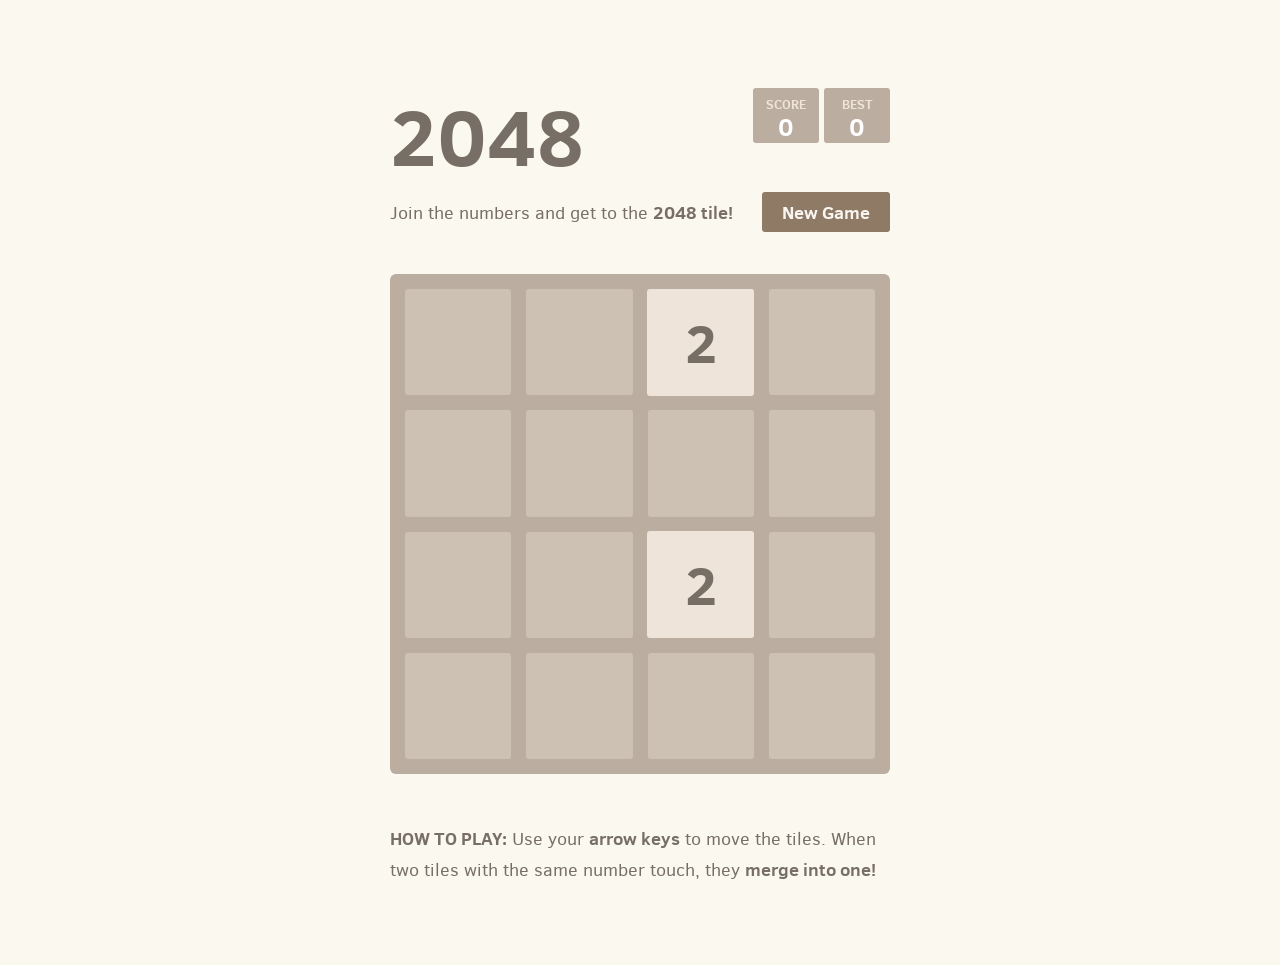
<file: g/2048/index.html>
<!DOCTYPE html>
<html>

<head>
  <meta charset="utf-8">
  <title>2048</title>

  <link href="style/main.css" rel="stylesheet" type="text/css">
  <link rel="shortcut icon" href="favicon.ico">
  <link rel="apple-touch-icon" href="meta/apple-touch-icon.png">
  <link rel="apple-touch-startup-image" href="meta/apple-touch-startup-image-640x1096.png" media="(device-width: 320px) and (device-height: 568px) and (-webkit-device-pixel-ratio: 2)"> <!-- iPhone 5+ -->
  <link rel="apple-touch-startup-image" href="meta/apple-touch-startup-image-640x920.png"  media="(device-width: 320px) and (device-height: 480px) and (-webkit-device-pixel-ratio: 2)"> <!-- iPhone, retina -->
  <meta name="apple-mobile-web-app-capable" content="yes">
  <meta name="apple-mobile-web-app-status-bar-style" content="black">

  <meta name="HandheldFriendly" content="True">
  <meta name="MobileOptimized" content="320">
  <meta name="viewport" content="width=device-width, target-densitydpi=160dpi, initial-scale=1.0, maximum-scale=1, user-scalable=no, minimal-ui">
</head>
<body>
  <div class="container">
    <div class="heading">
      <h1 class="title">2048</h1>
      <div class="scores-container">
        <div class="score-container">0</div>
        <div class="best-container">0</div>
      </div>
    </div>

    <div class="above-game">
      <p class="game-intro">Join the numbers and get to the <strong>2048 tile!</strong></p>
      <a class="restart-button">New Game</a>
    </div>

    <div class="game-container">
      <div class="game-message">
        <p></p>
        <div class="lower">
	        <a class="keep-playing-button">Keep going</a>
          <a class="retry-button">Try again</a>
        </div>
      </div>

      <div class="grid-container">
        <div class="grid-row">
          <div class="grid-cell"></div>
          <div class="grid-cell"></div>
          <div class="grid-cell"></div>
          <div class="grid-cell"></div>
        </div>
        <div class="grid-row">
          <div class="grid-cell"></div>
          <div class="grid-cell"></div>
          <div class="grid-cell"></div>
          <div class="grid-cell"></div>
        </div>
        <div class="grid-row">
          <div class="grid-cell"></div>
          <div class="grid-cell"></div>
          <div class="grid-cell"></div>
          <div class="grid-cell"></div>
        </div>
        <div class="grid-row">
          <div class="grid-cell"></div>
          <div class="grid-cell"></div>
          <div class="grid-cell"></div>
          <div class="grid-cell"></div>
        </div>
      </div>

      <div class="tile-container">

      </div>
    </div>

    <p class="game-explanation">
      <strong class="important">How to play:</strong> Use your <strong>arrow keys</strong> to move the tiles. When two tiles with the same number touch, they <strong>merge into one!</strong>
    </p>
  </div>

  <script src="js/bind_polyfill.js"></script>
  <script src="js/classlist_polyfill.js"></script>
  <script src="js/animframe_polyfill.js"></script>
  <script src="js/keyboard_input_manager.js"></script>
  <script src="js/html_actuator.js"></script>
  <script src="js/grid.js"></script>
  <script src="js/tile.js"></script>
  <script src="js/local_storage_manager.js"></script>
  <script src="js/game_manager.js"></script>
  <script src="js/application.js"></script>
</body>

</html>
</file>
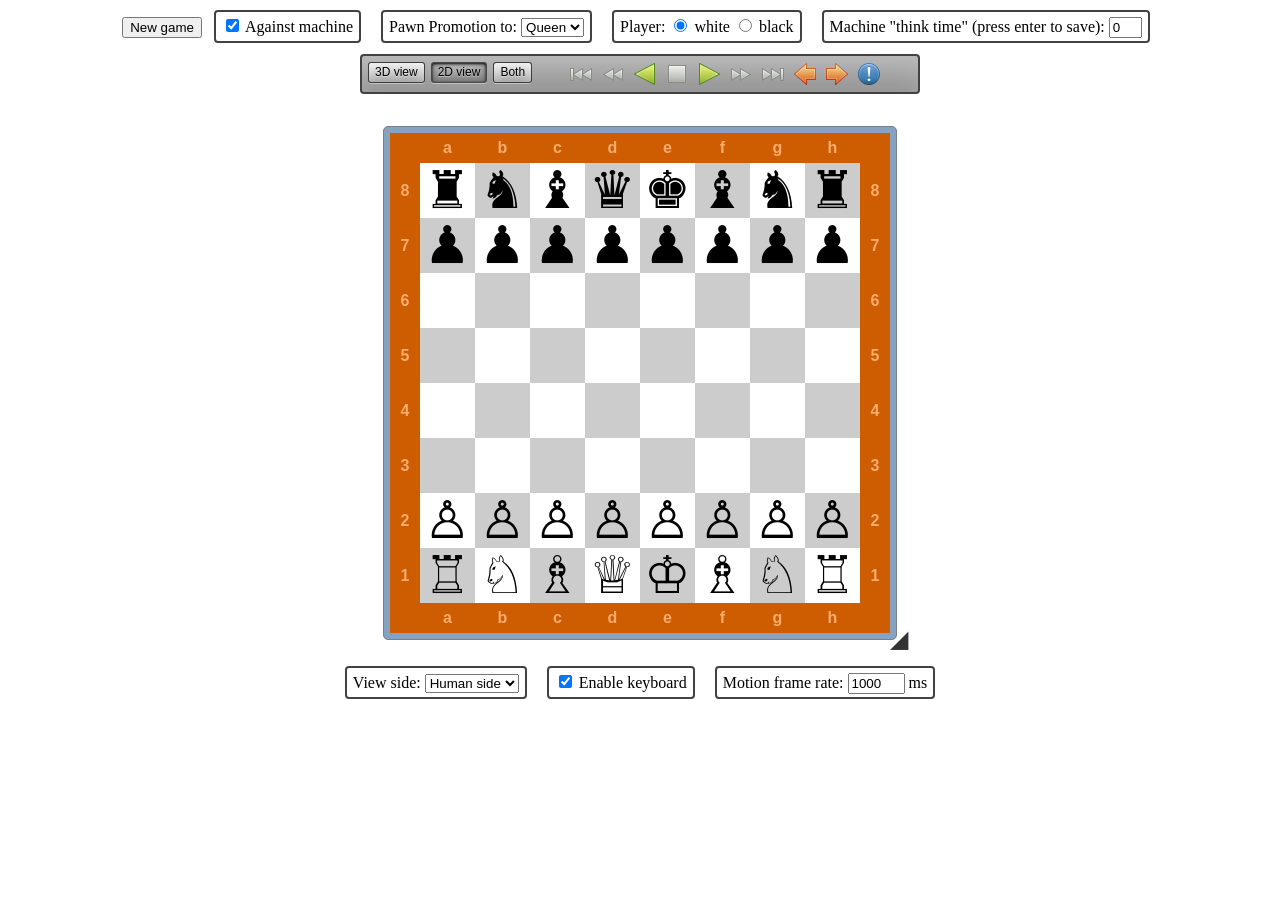
<file: g/chess/index.html>
<!doctype html>
<html>
<head>
<meta content="text/html; charset=UTF-8" http-equiv="Content-Type" />
<script type="text/ecmascript" src="common/xhr.js"></script>
<script type="text/ecmascript" src="chess.js"></script>
<link type="text/css" rel="stylesheet" href="css/chess.css" />
<link type="text/css" rel="stylesheet" href="skins/gnomechess.css" />
<title>Chess</title>
<script type="text/javascript">
var nVwPressed = false;
function pressVwBtn(nBtnId) {
	if (nVwPressed) { document.getElementById("viewBtn" + nVwPressed).className = ""; }
	document.getElementById("viewBtn" + nBtnId).className = "pressedBtn";
	nVwPressed = nBtnId;
}

// Firefox only
function onPGNLoaded(frEvnt) {
	var sFBody = frEvnt.target.result;
	chess.readPGN(sFBody, document.chessCtrl3.plyerClr2[1].checked);
}

// Firefox only
function loadPGNFile() {
	var oFile = document.getElementById("PGNFileData").files[0];
	if (oFile) {
		var oFReader = new FileReader();
		oFReader.onload = onPGNLoaded;
		oFReader.readAsText(oFile);
	}
}

function initChess() {
	chess.useAI(document.chessCtrl1.useAI.checked);
	chess.setPromotion(document.chessCtrl1.selPromo.selectedIndex);
	chess.setFrameRate(Math.abs(Number(document.chessCtrl2.frameRateCtrl.value)) || 1000);
	chess.setSide(document.chessCtrl2.selSide.selectedIndex);
	chess.useKeyboard(document.chessCtrl2.KeybCtrl.checked);
	chess.placeById("chessDesk");
	document.chessCtrl1.plyDepthCtrl.value = "0";
	chess.setView(1);
	pressVwBtn(1);
}
</script>
<style type="text/css">
hr {
	width: 30%;
	margin-top: 32px;
	margin-bottom: 24px;
}

img.tbBtn {
	cursor: pointer;
	margin: 1px 3px 1px 3px;
}

#pgnTable {
	width: auto;
	height: auto;
	margin-left: auto;
	margin-right: auto;
	border-collapse: collapse;
	border: 0;
}

#pgnTable tr td { padding: 2px; }

#chessCtrlPanel {
	display: none;
}

#chessDesk {
	clear: both;
	width: auto;
	height: auto;
	margin-top: 32px;
	margin-bottom: 32px;
}

#chessToolBar {
	width: 550px;
	height: auto;
	margin: 12px auto;
	background-color: #969696;
	-moz-box-shadow: inset 0 25px 27px -10px #BDBDBD;
	-webkit-box-shadow: inset 0 25px 27px -10px #BDBDBD;
	box-shadow: inset 0 25px 27px -10px #BDBDBD;
	border: 2px solid #424242;
	border-radius:4px;
	text-align:center;
	padding: 6px 3px 2px 3px;
}

#setViewBtns {
	width: auto;
	float: left;
}

#setViewBtns span {
	margin: 0 3px;
	display: inline-block;
	font: 12px / 13px "Lucida Grande", sans-serif;
	text-shadow: rgba(255, 255, 255, 0.4) 0 1px;
	padding: 3px 6px;
	border: 1px solid rgba(0, 0, 0, 0.6);
	background-color: #969696;
	cursor: default;
	-moz-border-radius: 3px;
	-webkit-border-radius: 3px;
	border-radius: 3px;
	-moz-box-shadow: rgba(255, 255, 255, 0.4) 0 1px, inset 0 20px 20px -10px white;
	-webkit-box-shadow: rgba(255, 255, 255, 0.4) 0 1px, inset 0 20px 20px -10px white;
	box-shadow: rgba(255, 255, 255, 0.4) 0 1px, inset 0 20px 20px -10px white;
}
#setViewBtns span.pressedBtn {
	background: #B5B5B5;
	-moz-box-shadow: inset rgba(0, 0, 0, 0.4) 0 -5px 12px, inset rgba(0, 0, 0, 1) 0 1px 3px, rgba(255, 255, 255, 0.4) 0 1px;
	-webkit-box-shadow: inset rgba(0, 0, 0, 0.4) 0 -5px 12px, inset rgba(0, 0, 0, 1) 0 1px 3px, rgba(255, 255, 255, 0.4) 0 1px;
	box-shadow: inset rgba(0, 0, 0, 0.4) 0 -5px 12px, inset rgba(0, 0, 0, 1) 0 1px 3px, rgba(255, 255, 255, 0.4) 0 1px;
}
.configitem {
	border:2px solid #424242;
	border-radius:4px;
	padding:6px;
	margin:8px;
}
</style>
</head>

<body onload="initChess();">

<form name="chessCtrl1" onsubmit="return(false);">
<p style="text-align:center;">
<input type="button" name="strtBtn" value="New game" onclick="chess.organize(this.form.plyerClr1[1].checked);" />
<span class="configitem"><input id="useAIAsk" name="useAI" type="checkbox" onclick="chess.useAI(this.checked);" checked /> <label for="useAIAsk">Against machine</label></span>
<span class="configitem">Pawn Promotion to: <select onchange="chess.setPromotion(this.selectedIndex);" name="selPromo"><option>Queen</option><option>Rook</option><option>Bishop</option><option>Knight</option></select></span>
<span class="configitem">Player: <input type="radio" name="plyerClr1" id="white1" checked /> <label for="white1">white</label> <input type="radio" name="plyerClr1" id="black1" /> <label for="black1">black</label></span>
<span class="configitem">Machine &quot;think time&quot; (press enter to save): <input type="text" name="plyDepthCtrl" value="0" size="2" onkeypress=";if(event.keyCode===13&&chess.setPlyDepth(this.value)){alert('Ply depth setted.' + (Number(this.value) > 2 ? '\nAttention! The game could be very slow.' : ' Good game :)'));}" /></span></p>

<div id="chessToolBar"><div id="setViewBtns"><span id="viewBtn2" onclick="chess.setView(2);pressVwBtn(2);" onmousedown="return(false);">3D view</span><span id="viewBtn1" onclick="chess.setView(1);pressVwBtn(1);" onmousedown="return(false);">2D view</span><span id="viewBtn3" onclick="chess.setView(3);pressVwBtn(3);" onmousedown="return(false);">Both</span></div>
<img class="tbBtn" src="icons/skip-backward.png" title="" onclick="chess.backToStart();" />
<img class="tbBtn" src="icons/backward.png" title="" onclick="chess.navigate(-10, true);" />
<img class="tbBtn" src="icons/reverse-play.png" title="" onclick="chess.navigate(-1, true);" />
<img class="tbBtn" src="icons/stop.png" title="" onclick="chess.stopMotion();" />
<img class="tbBtn" src="icons/play.png" title="" onclick="chess.navigate(1, true);" />
<img class="tbBtn" src="icons/forward.png" title="" onclick="chess.navigate(10, true);" />
<img class="tbBtn" src="icons/skip-forward.png" title="" onclick="chess.returnToEnd();" />
<img class="tbBtn" src="icons/go-previous.png" title="" onclick="chess.navigate(-1);">
<img class="tbBtn" src="icons/go-next.png" title="" onclick="chess.navigate(1);" />
<img class="tbBtn" src="icons/help-hint.png" title="" onclick="chess.help();" />
</div>
</form>

<div id="chessDesk"></div>

<form name="chessCtrl2" onsubmit="return(false);">
<p style="text-align:center;">
<span class="configitem">View side: <select onchange="chess.setSide(this.selectedIndex);" name="selSide"><option>White</option><option>Black</option><option selected>Human side</option></select></span>
<span class="configitem"><input id="useKeybAsk" name="KeybCtrl" type="checkbox" onclick="chess.useKeyboard(this.checked);" checked /> <label for="useKeybAsk">Enable keyboard</label></span>
<span class="configitem">Motion frame rate: <input type="text" name="frameRateCtrl" value="1000" size="5" onchange="var nMs=new Number(this.value);if(!isNaN(nMs)&&nMs>0){chess.setFrameRate(nMs);}" /> ms</p></span>
</form>
<!--
<hr />
<h3 style="text-align:center;">Running code within the "chess" object.</h3>
<p style="text-align:center;">Please uncomment the function chess.runInside(<em>sCode</em>) to execute your code.<br />
<textarea rows="10" cols="55" id="debugArea" onkeyup="if(event.ctrlKey&&event.shiftKey&&event.keyCode===32){chess.runInside(this.value);}">
/**
* Javascript Console.
* Press Ctrl+Shift+Space to run code
* within the "chess" object.
*/

var sRappr = "";
for (nBoardX = 0; nBoardX &lt; 12; nBoardX++) {
	var nBoardY = 0;
	for (nBoardY = 0; nBoardY &lt; 10; nBoardY++) { sRappr += (etc.aBoard[nBoardX * 10 + nBoardY]) + ", "; }
	sRappr = sRappr.substr(0, sRappr.length - 2) + "\n";
}
alert("This is the numeric rappresentation of the chessboard:\n\n" + sRappr); 
</textarea></p>
-->
</body>
</html>
</file>
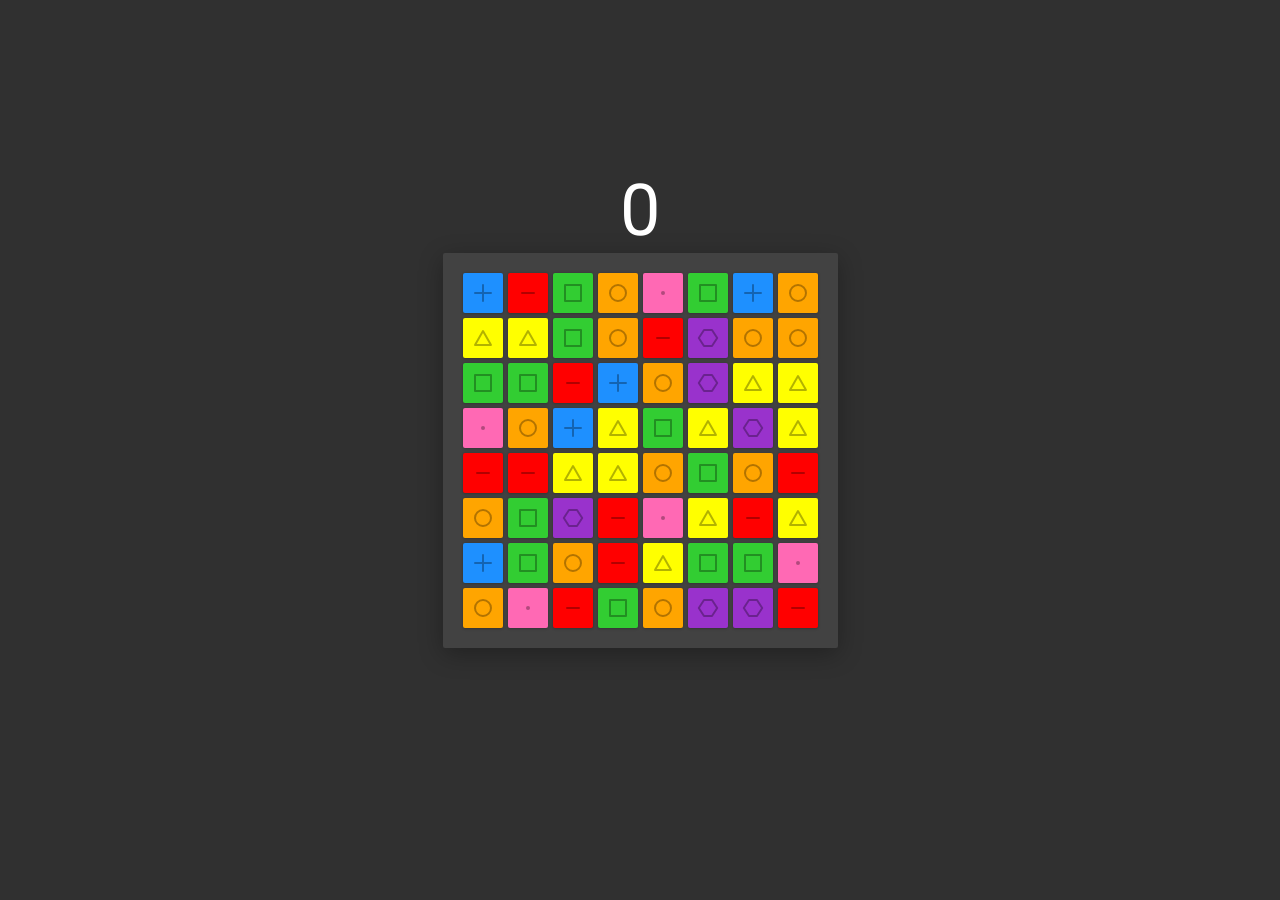
<file: g/connect-3/index.html>
<!DOCTYPE html>
<html>
  <head>
    <title>Connect 3</title>
    <meta charset="UTF-8">
    <meta name="viewport" content="width=device-width, initial-scale=1"/>
    <link href="https://fonts.googleapis.com/css?family=Roboto:300" rel="stylesheet">
    <style>
	html, body {
  height: 100%;
  width: 100%;
}
body {
  display: flex;
  justify-content: center;
  align-items: center;
  margin: 0;
  font-size: 0;
  background-color: #303030;
  color: white;
  font-family: 'Roboto', sans-serif;
}
.grid {
  background-color: #424242;
  padding: 20px;
  box-shadow: 0 6px 24px rgba(0,0,0,0.3);
  border-radius: 2px;
  width: 355px;
  height: 355px;
  position: relative;
}
.grid::after {
  content: attr(data-score);
  font-size: 72px;
  text-align: center;
  display: block;
  width: 100%;
  position: absolute;
  bottom: 100%;
  left: 0;
}
.grid > span {
  position: absolute;
  padding: 20px;
  border-radius: 2px;
  background-position: center;
  background-repeat: no-repeat;
  background-size: 20px;
  box-shadow: 0 0.5px 3px rgba(0,0,0,0.3);
  transition: left .2s, top .2s;
}
.grid > span.square {
  background-image: url("data:image/svg+xml,%3Csvg xmlns='http://www.w3.org/2000/svg' viewBox='0 0 10 10' stroke-linejoin='round' fill='none' stroke='rgba(0,0,0,0.3)' stroke-width='1'%3E%3Cpath d='M1 1H9V9H1z'/%3E%3C/svg%3E")
}
.grid > span.circle {
  background-image: url("data:image/svg+xml,%3Csvg xmlns='http://www.w3.org/2000/svg' viewBox='0 0 10 10' fill='none' stroke='rgba(0,0,0,0.3)' stroke-width='1'%3E%3Ccircle cx='5' cy='5' r='4'/%3E%3C/svg%3E")
}
.grid > span.triangle {
  background-image: url("data:image/svg+xml,%3Csvg xmlns='http://www.w3.org/2000/svg' viewBox='0 0 10 10' stroke-linejoin='round' fill='none' stroke='rgba(0,0,0,0.3)' stroke-width='1'%3E%3Cpath d='M5 1.5L9 8.5H1z'/%3E%3C/svg%3E")
}
.grid > span.plus {
  background-image: url("data:image/svg+xml,%3Csvg xmlns='http://www.w3.org/2000/svg' viewBox='0 0 10 10' stroke-linecap='round' fill='none' stroke='rgba(0,0,0,0.3)' stroke-width='1'%3E%3Cpath d='M5 1V9M1 5H9'/%3E%3C/svg%3E")
}
.grid > span.minus {
  background-image: url("data:image/svg+xml,%3Csvg xmlns='http://www.w3.org/2000/svg' viewBox='0 0 10 10' stroke-linecap='round' fill='none' stroke='rgba(0,0,0,0.3)' stroke-width='1'%3E%3Cpath d='M2 5H8'/%3E%3C/svg%3E")
}
.grid > span.hexagon {
  background-image: url("data:image/svg+xml,%3Csvg xmlns='http://www.w3.org/2000/svg' viewBox='0 0 12 10' stroke-linejoin='round' fill='none' stroke='rgba(0,0,0,0.3)' stroke-width='1'%3E%3Cpath d='M4 1H8L10.6 5L8 9H4L1.4 5z'/%3E%3C/svg%3E");
  background-size: 24px 20px;
}
.grid > span.dot {
  background-image: url("data:image/svg+xml,%3Csvg xmlns='http://www.w3.org/2000/svg' viewBox='0 0 10 10' fill='rgba(0,0,0,0.3)'%3E%3Ccircle cx='5' cy='5' r='1'/%3E%3C/svg%3E");
}
.grid > span::after {
  content: '';
  pointer-events: none;
  width: 100%;
  height: 100%;
  position: absolute;
  top: 0;
  left: 0;
  background-size: 100%;
  background-position: center;
  background-repeat: no-repeat;
  background-image: url("data:image/svg+xml,%3Csvg xmlns='http://www.w3.org/2000/svg' viewBox='0 0 10 10' stroke-linejoin='round' stroke-linecap='round' fill='none' stroke='white' stroke-width='1'%3E%3Cpath d='M1 2V1H2M9 8V9H8 M9 2V1H8M2 9H1V8'/%3E%3C/svg%3E");
  transform: scale(1.2);
  opacity: 0;
  transition: all .2s;
}
.grid > span.active::after {
  transform: scale(1);
  opacity: 1;
}
.grid > span.entering {
  padding: 0 20px;
  animation: entering .2s .2s forwards;
}
@keyframes entering {
  from {padding: 0 20px;}
  to {padding: 20px;}
}
.grid > span.exiting {
  pointer-events: none;
  animation: exiting .2s forwards;
}
@keyframes exiting {
  from {padding: 20px; margin-top: 0;}
  to {padding: 0 20px; margin-top: 40px;}
}
	</style>
  </head>
  <body>
    <script type="text/javascript" src="./connect3.js"></script>
  </body>
</html>
</file>
<file: g/2048/style/main.css>
@import url(fonts/clear-sans.css);
html, body {
  margin: 0;
  padding: 0;
  background: #faf8ef;
  color: #776e65;
  font-family: "Clear Sans", "Helvetica Neue", Arial, sans-serif;
  font-size: 18px; }

body {
  margin: 80px 0; }

.heading:after {
  content: "";
  display: block;
  clear: both; }

h1.title {
  font-size: 80px;
  font-weight: bold;
  margin: 0;
  display: block;
  float: left; }

@-webkit-keyframes move-up {
  0% {
    top: 25px;
    opacity: 1; }

  100% {
    top: -50px;
    opacity: 0; } }
@-moz-keyframes move-up {
  0% {
    top: 25px;
    opacity: 1; }

  100% {
    top: -50px;
    opacity: 0; } }
@keyframes move-up {
  0% {
    top: 25px;
    opacity: 1; }

  100% {
    top: -50px;
    opacity: 0; } }
.scores-container {
  float: right;
  text-align: right; }

.score-container, .best-container {
  position: relative;
  display: inline-block;
  background: #bbada0;
  padding: 15px 25px;
  font-size: 25px;
  height: 25px;
  line-height: 47px;
  font-weight: bold;
  border-radius: 3px;
  color: white;
  margin-top: 8px;
  text-align: center; }
  .score-container:after, .best-container:after {
    position: absolute;
    width: 100%;
    top: 10px;
    left: 0;
    text-transform: uppercase;
    font-size: 13px;
    line-height: 13px;
    text-align: center;
    color: #eee4da; }
  .score-container .score-addition, .best-container .score-addition {
    position: absolute;
    right: 30px;
    color: red;
    font-size: 25px;
    line-height: 25px;
    font-weight: bold;
    color: rgba(119, 110, 101, 0.9);
    z-index: 100;
    -webkit-animation: move-up 600ms ease-in;
    -moz-animation: move-up 600ms ease-in;
    animation: move-up 600ms ease-in;
    -webkit-animation-fill-mode: both;
    -moz-animation-fill-mode: both;
    animation-fill-mode: both; }

.score-container:after {
  content: "Score"; }

.best-container:after {
  content: "Best"; }

p {
  margin-top: 0;
  margin-bottom: 10px;
  line-height: 1.65; }

a {
  color: #776e65;
  font-weight: bold;
  text-decoration: underline;
  cursor: pointer; }

strong.important {
  text-transform: uppercase; }

hr {
  border: none;
  border-bottom: 1px solid #d8d4d0;
  margin-top: 20px;
  margin-bottom: 30px; }

.container {
  width: 500px;
  margin: 0 auto; }

@-webkit-keyframes fade-in {
  0% {
    opacity: 0; }

  100% {
    opacity: 1; } }
@-moz-keyframes fade-in {
  0% {
    opacity: 0; }

  100% {
    opacity: 1; } }
@keyframes fade-in {
  0% {
    opacity: 0; }

  100% {
    opacity: 1; } }
.game-container {
  margin-top: 40px;
  position: relative;
  padding: 15px;
  cursor: default;
  -webkit-touch-callout: none;
  -ms-touch-callout: none;
  -webkit-user-select: none;
  -moz-user-select: none;
  -ms-user-select: none;
  -ms-touch-action: none;
  touch-action: none;
  background: #bbada0;
  border-radius: 6px;
  width: 500px;
  height: 500px;
  -webkit-box-sizing: border-box;
  -moz-box-sizing: border-box;
  box-sizing: border-box; }
  .game-container .game-message {
    display: none;
    position: absolute;
    top: 0;
    right: 0;
    bottom: 0;
    left: 0;
    background: rgba(238, 228, 218, 0.5);
    z-index: 100;
    text-align: center;
    -webkit-animation: fade-in 800ms ease 1200ms;
    -moz-animation: fade-in 800ms ease 1200ms;
    animation: fade-in 800ms ease 1200ms;
    -webkit-animation-fill-mode: both;
    -moz-animation-fill-mode: both;
    animation-fill-mode: both; }
    .game-container .game-message p {
      font-size: 60px;
      font-weight: bold;
      height: 60px;
      line-height: 60px;
      margin-top: 222px; }
    .game-container .game-message .lower {
      display: block;
      margin-top: 59px; }
    .game-container .game-message a {
      display: inline-block;
      background: #8f7a66;
      border-radius: 3px;
      padding: 0 20px;
      text-decoration: none;
      color: #f9f6f2;
      height: 40px;
      line-height: 42px;
      margin-left: 9px; }
      .game-container .game-message a.keep-playing-button {
        display: none; }
    .game-container .game-message.game-won {
      background: rgba(237, 194, 46, 0.5);
      color: #f9f6f2; }
      .game-container .game-message.game-won a.keep-playing-button {
        display: inline-block; }
    .game-container .game-message.game-won, .game-container .game-message.game-over {
      display: block; }

.grid-container {
  position: absolute;
  z-index: 1; }

.grid-row {
  margin-bottom: 15px; }
  .grid-row:last-child {
    margin-bottom: 0; }
  .grid-row:after {
    content: "";
    display: block;
    clear: both; }

.grid-cell {
  width: 106.25px;
  height: 106.25px;
  margin-right: 15px;
  float: left;
  border-radius: 3px;
  background: rgba(238, 228, 218, 0.35); }
  .grid-cell:last-child {
    margin-right: 0; }

.tile-container {
  position: absolute;
  z-index: 2; }

.tile, .tile .tile-inner {
  width: 107px;
  height: 107px;
  line-height: 107px; }
.tile.tile-position-1-1 {
  -webkit-transform: translate(0px, 0px);
  -moz-transform: translate(0px, 0px);
  -ms-transform: translate(0px, 0px);
  transform: translate(0px, 0px); }
.tile.tile-position-1-2 {
  -webkit-transform: translate(0px, 121px);
  -moz-transform: translate(0px, 121px);
  -ms-transform: translate(0px, 121px);
  transform: translate(0px, 121px); }
.tile.tile-position-1-3 {
  -webkit-transform: translate(0px, 242px);
  -moz-transform: translate(0px, 242px);
  -ms-transform: translate(0px, 242px);
  transform: translate(0px, 242px); }
.tile.tile-position-1-4 {
  -webkit-transform: translate(0px, 363px);
  -moz-transform: translate(0px, 363px);
  -ms-transform: translate(0px, 363px);
  transform: translate(0px, 363px); }
.tile.tile-position-2-1 {
  -webkit-transform: translate(121px, 0px);
  -moz-transform: translate(121px, 0px);
  -ms-transform: translate(121px, 0px);
  transform: translate(121px, 0px); }
.tile.tile-position-2-2 {
  -webkit-transform: translate(121px, 121px);
  -moz-transform: translate(121px, 121px);
  -ms-transform: translate(121px, 121px);
  transform: translate(121px, 121px); }
.tile.tile-position-2-3 {
  -webkit-transform: translate(121px, 242px);
  -moz-transform: translate(121px, 242px);
  -ms-transform: translate(121px, 242px);
  transform: translate(121px, 242px); }
.tile.tile-position-2-4 {
  -webkit-transform: translate(121px, 363px);
  -moz-transform: translate(121px, 363px);
  -ms-transform: translate(121px, 363px);
  transform: translate(121px, 363px); }
.tile.tile-position-3-1 {
  -webkit-transform: translate(242px, 0px);
  -moz-transform: translate(242px, 0px);
  -ms-transform: translate(242px, 0px);
  transform: translate(242px, 0px); }
.tile.tile-position-3-2 {
  -webkit-transform: translate(242px, 121px);
  -moz-transform: translate(242px, 121px);
  -ms-transform: translate(242px, 121px);
  transform: translate(242px, 121px); }
.tile.tile-position-3-3 {
  -webkit-transform: translate(242px, 242px);
  -moz-transform: translate(242px, 242px);
  -ms-transform: translate(242px, 242px);
  transform: translate(242px, 242px); }
.tile.tile-position-3-4 {
  -webkit-transform: translate(242px, 363px);
  -moz-transform: translate(242px, 363px);
  -ms-transform: translate(242px, 363px);
  transform: translate(242px, 363px); }
.tile.tile-position-4-1 {
  -webkit-transform: translate(363px, 0px);
  -moz-transform: translate(363px, 0px);
  -ms-transform: translate(363px, 0px);
  transform: translate(363px, 0px); }
.tile.tile-position-4-2 {
  -webkit-transform: translate(363px, 121px);
  -moz-transform: translate(363px, 121px);
  -ms-transform: translate(363px, 121px);
  transform: translate(363px, 121px); }
.tile.tile-position-4-3 {
  -webkit-transform: translate(363px, 242px);
  -moz-transform: translate(363px, 242px);
  -ms-transform: translate(363px, 242px);
  transform: translate(363px, 242px); }
.tile.tile-position-4-4 {
  -webkit-transform: translate(363px, 363px);
  -moz-transform: translate(363px, 363px);
  -ms-transform: translate(363px, 363px);
  transform: translate(363px, 363px); }

.tile {
  position: absolute;
  -webkit-transition: 100ms ease-in-out;
  -moz-transition: 100ms ease-in-out;
  transition: 100ms ease-in-out;
  -webkit-transition-property: -webkit-transform;
  -moz-transition-property: -moz-transform;
  transition-property: transform; }
  .tile .tile-inner {
    border-radius: 3px;
    background: #eee4da;
    text-align: center;
    font-weight: bold;
    z-index: 10;
    font-size: 55px; }
  .tile.tile-2 .tile-inner {
    background: #eee4da;
    box-shadow: 0 0 30px 10px rgba(243, 215, 116, 0), inset 0 0 0 1px rgba(255, 255, 255, 0); }
  .tile.tile-4 .tile-inner {
    background: #ede0c8;
    box-shadow: 0 0 30px 10px rgba(243, 215, 116, 0), inset 0 0 0 1px rgba(255, 255, 255, 0); }
  .tile.tile-8 .tile-inner {
    color: #f9f6f2;
    background: #f2b179; }
  .tile.tile-16 .tile-inner {
    color: #f9f6f2;
    background: #f59563; }
  .tile.tile-32 .tile-inner {
    color: #f9f6f2;
    background: #f67c5f; }
  .tile.tile-64 .tile-inner {
    color: #f9f6f2;
    background: #f65e3b; }
  .tile.tile-128 .tile-inner {
    color: #f9f6f2;
    background: #edcf72;
    box-shadow: 0 0 30px 10px rgba(243, 215, 116, 0.2381), inset 0 0 0 1px rgba(255, 255, 255, 0.14286);
    font-size: 45px; }
    @media screen and (max-width: 520px) {
      .tile.tile-128 .tile-inner {
        font-size: 25px; } }
  .tile.tile-256 .tile-inner {
    color: #f9f6f2;
    background: #edcc61;
    box-shadow: 0 0 30px 10px rgba(243, 215, 116, 0.31746), inset 0 0 0 1px rgba(255, 255, 255, 0.19048);
    font-size: 45px; }
    @media screen and (max-width: 520px) {
      .tile.tile-256 .tile-inner {
        font-size: 25px; } }
  .tile.tile-512 .tile-inner {
    color: #f9f6f2;
    background: #edc850;
    box-shadow: 0 0 30px 10px rgba(243, 215, 116, 0.39683), inset 0 0 0 1px rgba(255, 255, 255, 0.2381);
    font-size: 45px; }
    @media screen and (max-width: 520px) {
      .tile.tile-512 .tile-inner {
        font-size: 25px; } }
  .tile.tile-1024 .tile-inner {
    color: #f9f6f2;
    background: #edc53f;
    box-shadow: 0 0 30px 10px rgba(243, 215, 116, 0.47619), inset 0 0 0 1px rgba(255, 255, 255, 0.28571);
    font-size: 35px; }
    @media screen and (max-width: 520px) {
      .tile.tile-1024 .tile-inner {
        font-size: 15px; } }
  .tile.tile-2048 .tile-inner {
    color: #f9f6f2;
    background: #edc22e;
    box-shadow: 0 0 30px 10px rgba(243, 215, 116, 0.55556), inset 0 0 0 1px rgba(255, 255, 255, 0.33333);
    font-size: 35px; }
    @media screen and (max-width: 520px) {
      .tile.tile-2048 .tile-inner {
        font-size: 15px; } }
  .tile.tile-super .tile-inner {
    color: #f9f6f2;
    background: #3c3a32;
    font-size: 30px; }
    @media screen and (max-width: 520px) {
      .tile.tile-super .tile-inner {
        font-size: 10px; } }

@-webkit-keyframes appear {
  0% {
    opacity: 0;
    -webkit-transform: scale(0);
    -moz-transform: scale(0);
    -ms-transform: scale(0);
    transform: scale(0); }

  100% {
    opacity: 1;
    -webkit-transform: scale(1);
    -moz-transform: scale(1);
    -ms-transform: scale(1);
    transform: scale(1); } }
@-moz-keyframes appear {
  0% {
    opacity: 0;
    -webkit-transform: scale(0);
    -moz-transform: scale(0);
    -ms-transform: scale(0);
    transform: scale(0); }

  100% {
    opacity: 1;
    -webkit-transform: scale(1);
    -moz-transform: scale(1);
    -ms-transform: scale(1);
    transform: scale(1); } }
@keyframes appear {
  0% {
    opacity: 0;
    -webkit-transform: scale(0);
    -moz-transform: scale(0);
    -ms-transform: scale(0);
    transform: scale(0); }

  100% {
    opacity: 1;
    -webkit-transform: scale(1);
    -moz-transform: scale(1);
    -ms-transform: scale(1);
    transform: scale(1); } }
.tile-new .tile-inner {
  -webkit-animation: appear 200ms ease 100ms;
  -moz-animation: appear 200ms ease 100ms;
  animation: appear 200ms ease 100ms;
  -webkit-animation-fill-mode: backwards;
  -moz-animation-fill-mode: backwards;
  animation-fill-mode: backwards; }

@-webkit-keyframes pop {
  0% {
    -webkit-transform: scale(0);
    -moz-transform: scale(0);
    -ms-transform: scale(0);
    transform: scale(0); }

  50% {
    -webkit-transform: scale(1.2);
    -moz-transform: scale(1.2);
    -ms-transform: scale(1.2);
    transform: scale(1.2); }

  100% {
    -webkit-transform: scale(1);
    -moz-transform: scale(1);
    -ms-transform: scale(1);
    transform: scale(1); } }
@-moz-keyframes pop {
  0% {
    -webkit-transform: scale(0);
    -moz-transform: scale(0);
    -ms-transform: scale(0);
    transform: scale(0); }

  50% {
    -webkit-transform: scale(1.2);
    -moz-transform: scale(1.2);
    -ms-transform: scale(1.2);
    transform: scale(1.2); }

  100% {
    -webkit-transform: scale(1);
    -moz-transform: scale(1);
    -ms-transform: scale(1);
    transform: scale(1); } }
@keyframes pop {
  0% {
    -webkit-transform: scale(0);
    -moz-transform: scale(0);
    -ms-transform: scale(0);
    transform: scale(0); }

  50% {
    -webkit-transform: scale(1.2);
    -moz-transform: scale(1.2);
    -ms-transform: scale(1.2);
    transform: scale(1.2); }

  100% {
    -webkit-transform: scale(1);
    -moz-transform: scale(1);
    -ms-transform: scale(1);
    transform: scale(1); } }
.tile-merged .tile-inner {
  z-index: 20;
  -webkit-animation: pop 200ms ease 100ms;
  -moz-animation: pop 200ms ease 100ms;
  animation: pop 200ms ease 100ms;
  -webkit-animation-fill-mode: backwards;
  -moz-animation-fill-mode: backwards;
  animation-fill-mode: backwards; }

.above-game:after {
  content: "";
  display: block;
  clear: both; }

.game-intro {
  float: left;
  line-height: 42px;
  margin-bottom: 0; }

.restart-button {
  display: inline-block;
  background: #8f7a66;
  border-radius: 3px;
  padding: 0 20px;
  text-decoration: none;
  color: #f9f6f2;
  height: 40px;
  line-height: 42px;
  display: block;
  text-align: center;
  float: right; }

.game-explanation {
  margin-top: 50px; }

@media screen and (max-width: 520px) {
  html, body {
    font-size: 15px; }

  body {
    margin: 20px 0;
    padding: 0 20px; }

  h1.title {
    font-size: 27px;
    margin-top: 15px; }

  .container {
    width: 280px;
    margin: 0 auto; }

  .score-container, .best-container {
    margin-top: 0;
    padding: 15px 10px;
    min-width: 40px; }

  .heading {
    margin-bottom: 10px; }

  .game-intro {
    width: 55%;
    display: block;
    box-sizing: border-box;
    line-height: 1.65; }

  .restart-button {
    width: 42%;
    padding: 0;
    display: block;
    box-sizing: border-box;
    margin-top: 2px; }

  .game-container {
    margin-top: 17px;
    position: relative;
    padding: 10px;
    cursor: default;
    -webkit-touch-callout: none;
    -ms-touch-callout: none;
    -webkit-user-select: none;
    -moz-user-select: none;
    -ms-user-select: none;
    -ms-touch-action: none;
    touch-action: none;
    background: #bbada0;
    border-radius: 6px;
    width: 280px;
    height: 280px;
    -webkit-box-sizing: border-box;
    -moz-box-sizing: border-box;
    box-sizing: border-box; }
    .game-container .game-message {
      display: none;
      position: absolute;
      top: 0;
      right: 0;
      bottom: 0;
      left: 0;
      background: rgba(238, 228, 218, 0.5);
      z-index: 100;
      text-align: center;
      -webkit-animation: fade-in 800ms ease 1200ms;
      -moz-animation: fade-in 800ms ease 1200ms;
      animation: fade-in 800ms ease 1200ms;
      -webkit-animation-fill-mode: both;
      -moz-animation-fill-mode: both;
      animation-fill-mode: both; }
      .game-container .game-message p {
        font-size: 60px;
        font-weight: bold;
        height: 60px;
        line-height: 60px;
        margin-top: 222px; }
      .game-container .game-message .lower {
        display: block;
        margin-top: 59px; }
      .game-container .game-message a {
        display: inline-block;
        background: #8f7a66;
        border-radius: 3px;
        padding: 0 20px;
        text-decoration: none;
        color: #f9f6f2;
        height: 40px;
        line-height: 42px;
        margin-left: 9px; }
        .game-container .game-message a.keep-playing-button {
          display: none; }
      .game-container .game-message.game-won {
        background: rgba(237, 194, 46, 0.5);
        color: #f9f6f2; }
        .game-container .game-message.game-won a.keep-playing-button {
          display: inline-block; }
      .game-container .game-message.game-won, .game-container .game-message.game-over {
        display: block; }

  .grid-container {
    position: absolute;
    z-index: 1; }

  .grid-row {
    margin-bottom: 10px; }
    .grid-row:last-child {
      margin-bottom: 0; }
    .grid-row:after {
      content: "";
      display: block;
      clear: both; }

  .grid-cell {
    width: 57.5px;
    height: 57.5px;
    margin-right: 10px;
    float: left;
    border-radius: 3px;
    background: rgba(238, 228, 218, 0.35); }
    .grid-cell:last-child {
      margin-right: 0; }

  .tile-container {
    position: absolute;
    z-index: 2; }

  .tile, .tile .tile-inner {
    width: 58px;
    height: 58px;
    line-height: 58px; }
  .tile.tile-position-1-1 {
    -webkit-transform: translate(0px, 0px);
    -moz-transform: translate(0px, 0px);
    -ms-transform: translate(0px, 0px);
    transform: translate(0px, 0px); }
  .tile.tile-position-1-2 {
    -webkit-transform: translate(0px, 67px);
    -moz-transform: translate(0px, 67px);
    -ms-transform: translate(0px, 67px);
    transform: translate(0px, 67px); }
  .tile.tile-position-1-3 {
    -webkit-transform: translate(0px, 135px);
    -moz-transform: translate(0px, 135px);
    -ms-transform: translate(0px, 135px);
    transform: translate(0px, 135px); }
  .tile.tile-position-1-4 {
    -webkit-transform: translate(0px, 202px);
    -moz-transform: translate(0px, 202px);
    -ms-transform: translate(0px, 202px);
    transform: translate(0px, 202px); }
  .tile.tile-position-2-1 {
    -webkit-transform: translate(67px, 0px);
    -moz-transform: translate(67px, 0px);
    -ms-transform: translate(67px, 0px);
    transform: translate(67px, 0px); }
  .tile.tile-position-2-2 {
    -webkit-transform: translate(67px, 67px);
    -moz-transform: translate(67px, 67px);
    -ms-transform: translate(67px, 67px);
    transform: translate(67px, 67px); }
  .tile.tile-position-2-3 {
    -webkit-transform: translate(67px, 135px);
    -moz-transform: translate(67px, 135px);
    -ms-transform: translate(67px, 135px);
    transform: translate(67px, 135px); }
  .tile.tile-position-2-4 {
    -webkit-transform: translate(67px, 202px);
    -moz-transform: translate(67px, 202px);
    -ms-transform: translate(67px, 202px);
    transform: translate(67px, 202px); }
  .tile.tile-position-3-1 {
    -webkit-transform: translate(135px, 0px);
    -moz-transform: translate(135px, 0px);
    -ms-transform: translate(135px, 0px);
    transform: translate(135px, 0px); }
  .tile.tile-position-3-2 {
    -webkit-transform: translate(135px, 67px);
    -moz-transform: translate(135px, 67px);
    -ms-transform: translate(135px, 67px);
    transform: translate(135px, 67px); }
  .tile.tile-position-3-3 {
    -webkit-transform: translate(135px, 135px);
    -moz-transform: translate(135px, 135px);
    -ms-transform: translate(135px, 135px);
    transform: translate(135px, 135px); }
  .tile.tile-position-3-4 {
    -webkit-transform: translate(135px, 202px);
    -moz-transform: translate(135px, 202px);
    -ms-transform: translate(135px, 202px);
    transform: translate(135px, 202px); }
  .tile.tile-position-4-1 {
    -webkit-transform: translate(202px, 0px);
    -moz-transform: translate(202px, 0px);
    -ms-transform: translate(202px, 0px);
    transform: translate(202px, 0px); }
  .tile.tile-position-4-2 {
    -webkit-transform: translate(202px, 67px);
    -moz-transform: translate(202px, 67px);
    -ms-transform: translate(202px, 67px);
    transform: translate(202px, 67px); }
  .tile.tile-position-4-3 {
    -webkit-transform: translate(202px, 135px);
    -moz-transform: translate(202px, 135px);
    -ms-transform: translate(202px, 135px);
    transform: translate(202px, 135px); }
  .tile.tile-position-4-4 {
    -webkit-transform: translate(202px, 202px);
    -moz-transform: translate(202px, 202px);
    -ms-transform: translate(202px, 202px);
    transform: translate(202px, 202px); }

  .tile .tile-inner {
    font-size: 35px; }

  .game-message p {
    font-size: 30px !important;
    height: 30px !important;
    line-height: 30px !important;
    margin-top: 90px !important; }
  .game-message .lower {
    margin-top: 30px !important; } }
</file>
<file: g/chess/css/chess.css>
body {
	background-color: white;
}

span.intLink, #chessClosePanel {
	cursor: pointer;
}

a.chessCtrlBtn:link, span.chessCtrlBtn {
	margin: 0 20px;
	text-decoration: none;
	-moz-user-select: none;
	color: #000000;
	cursor: default;
	height: 21px;
	padding: 0 8px;
	font: 13px / 20px "Lucida Grande", sans-serif;
	-moz-border-radius: 10px;
	-webkit-border-radius: 10px;
	border-radius: 10px;
	background: rgb(235, 235, 235);
	-moz-box-shadow:
		0 1px 0 rgba(0, 0, 0, 0.15),
		inset 0 1px 0 rgba(0, 0, 0, 0.2),
		inset 0 0 1px rgba(0, 0, 0, 0.8),
		inset 0 0 1px #000,
		inset 0 10px 5px -5px rgba(255, 255, 255, 1),
		inset 0 -20px 10px -10px rgba(255, 255, 255, 0.8),
		inset 0 -13px rgba(0, 0, 0, 0.1);
	-webkit-box-shadow:
		0 1px 0 rgba(0, 0, 0, 0.15),
		inset 0 1px 0 rgba(0, 0, 0, 0.2),
		inset 0 0 1px rgba(0, 0, 0, 0.8),
		inset 0 0 1px #000,
		inset 0 10px 5px -5px rgba(255, 255, 255, 1),
		inset 0 -20px 10px -10px rgba(255, 255, 255, 0.8),
		inset 0 -13px rgba(0, 0, 0, 0.1);
	box-shadow:
		0 1px 0 rgba(0, 0, 0, 0.15),
		inset 0 1px 0 rgba(0, 0, 0, 0.2),
		inset 0 0 1px rgba(0, 0, 0, 0.8),
		inset 0 0 1px #000,
		inset 0 10px 5px -5px rgba(255, 255, 255, 1),
		inset 0 -20px 10px -10px rgba(255, 255, 255, 0.8),
		inset 0 -13px rgba(0, 0, 0, 0.1);
}
a.chessCtrlBtn:active:hover, span.chessCtrlBtn:active:hover {
	background-color: #79A7D5;
	-moz-box-shadow:
		0 1px 0 rgba(0, 0, 0, 0.15),
		inset 0 1px 0 rgba(0, 0, 0, 0.2),
		inset 0 0 1px rgba(0, 0, 0, 0.8),
		inset 0 0 1px #000,
		inset 0 10px 5px -5px rgba(255, 255, 255, 0.4),
		inset 0 -20px 10px -10px #A4D6F1,
		inset 0 -13px #387CC0;
	-webkit-box-shadow:
		0 1px 0 rgba(0, 0, 0, 0.15),
		inset 0 1px 0 rgba(0, 0, 0, 0.2),
		inset 0 0 1px rgba(0, 0, 0, 0.8),
		inset 0 0 1px #000,
		inset 0 10px 5px -5px rgba(255, 255, 255, 0.4),
		inset 0 -20px 10px -10px #A4D6F1,
		inset 0 -13px #387CC0;
	box-shadow:
		0 1px 0 rgba(0, 0, 0, 0.15),
		inset 0 1px 0 rgba(0, 0, 0, 0.2),
		inset 0 0 1px rgba(0, 0, 0, 0.8),
		inset 0 0 1px #000,
		inset 0 10px 5px -5px rgba(255, 255, 255, 0.4),
		inset 0 -20px 10px -10px #A4D6F1,
		inset 0 -13px #387CC0;
}
div.chessFilmBox {
	position: absolute;
	left: 0;
	top: 0;
	border: 1px #000000 solid;
	background-color: #ffffaa;
	opacity: 0.5;
	filter: alpha(opacity=50);
	border-radius: 5px;
	-moz-border-radius: 5px;
	-webkit-border-radius: 5px;
	z-index: 10000000;
}

div.gnotify {
	padding: 10px;
	z-index: 10000001;
}

/** Normal Style Positions **/
div.gnotify { position: fixed; }

div.gnotify.top-left {
	left: 0;
	top: 0;
}

div.gnotify.top-right {
	right: 0;
	top: 0;
}

div.gnotify.bottom-left {
	left: 0;
	bottom: 0;
}

div.gnotify.bottom-right {
	right: 0;
	bottom: 0;
}

div.gnotify.center {
	top: 0;
	width: 50%;
	left: 25%;
}

div.gnotify-message span.intLink, div.gnotify-message a, div.gnotify-message a:link, div.gnotify-message a:visited, div.gnotify-message a:hover {
	font-weight: bold;
	text-decoration: inherit;
	color: inherit;
}

/** Cross Browser Styling **/
div.center div.gnotify-notification, div.center div.gnotify-closer {
	margin-left: auto;
	margin-right: auto;
}

div.gnotify div.gnotify-notification, div.gnotify div.gnotify-closer {
	background-color: #000000;
	color: #ffffff;
	opacity: 0.85;
	filter: alpha(opacity=85);
	width: 235px;
	padding: 10px;
	margin-top: 5px;
	margin-bottom: 5px;
	font-family: Tahoma, Arial, Helvetica, sans-serif;
	font-size: 12px;
	text-align: left;
	display: none;
	border-radius: 5px;
	-moz-border-radius: 5px;
	-webkit-border-radius: 5px;
}

div.gnotify div.gnotify-notification { min-height: 40px; }

div.gnotify div.gnotify-notification div.header {
	font-weight: bold;
	font-size: 10px;
}

div.gnotify div.gnotify-notification div.close {
	float: right;
	font-weight: bold;
	font-size: 12px;
	cursor: pointer;
}

div.gnotify div.gnotify-closer {
	height: 15px;
	padding-top: 4px;
	padding-bottom: 4px;
	cursor: pointer;
	font-size: 11px;
	font-weight: bold;
	text-align: center;
}

#chessboardsBox {
	position: relative;
	margin-left: auto;
	margin-right: auto;
	left: 0;
	top: 0;
	clear: both;
	overflow: visible;
	background-color: #87a1c0;
	border: 1px #76808C solid;
	-moz-border-radius: 5px;
	-webkit-border-radius: 5px;
	border-radius: 5px;
	/*
	-moz-box-shadow:
		0 0 20px black,
		20px 15px 30px yellow,
		-20px 15px 30px lime,
		-20px -15px 30px blue,
		20px -15px 30px red;
	-webkit-box-shadow:
		0 0 20px black,
		20px 15px 30px yellow,
		-20px 15px 30px lime,
		-20px -15px 30px blue,
		20px -15px 30px red;
	box-shadow:
		0 0 20px black,
		20px 15px 30px yellow,
		-20px 15px 30px lime,
		-20px -15px 30px blue,
		20px -15px 30px red;
	*/
}
#chessSizeHandle {
	background-color: transparent;
	color: #333333;
	font-size: 24px;
	line-height: 24px;
	width: auto;
	height: auto;
	position: absolute;
	right: -12px;
	bottom: -12px;
	float: right;
	margin-top: auto;
	cursor: se-resize;
}

#chess3DBox {
	/**
	* width: [DYNAMIC VALUE];
	* height: [DYNAMIC VALUE];
	*/
	float: left;
}

#chess2DBox {
	/**
	* width: [DYNAMIC VALUE];
	* height: [DYNAMIC VALUE];
	*/
	float: right;
}
#chessCtrlPanel, #chessCtrlPanel select, #chessCtrlPanel input[type=text] {
	-moz-border-radius: 5px;
	-webkit-border-radius: 5px;
	border-radius: 5px;
}

#chessCtrlPanel {
	position: fixed;
	bottom: 0;
	right: 0;
	width: 140px;
	height: auto;
	overflow: hidden;
	background-color: #404d4f;
	color: #ffffff;
	font-size: 12px;
	font-family: Tahoma, Arial, Verdana, Helvetica;
	-moz-box-shadow: 3px 3px red, -8px -2px 8px #2d3637;
	-webkit-box-shadow: 3px 3px red, -8px -2px 8px #2d3637;
        box-shadow: 3px 3px red, -8px -2px 8px #2d3637;
}

#chessCtrlPanel form {
	clear: both;
}

#chessClosePanel {
	width: auto;
	height: auto;
	margin: 0 12px 1px auto;
	float: right;
}

#chessCtrlPanel p {
	margin-top: 6px;
	text-align: center;
}

#chessInfo span.intLink {
	color: #ffffff;
	text-decoration: underline;
}

span.infoKey, span.infoVal {
	color: #ffffff;
	cursor: pointer;
}

span.infoKey {
	font-weight: bold;
}

#chessMoves {
	width: 92%;
	height: 120px;
	padding: 4px;
	font-family: Courier New, Courier;
	font-size: 12px;
}

#chessMoves, #chessAlgebraic {
	border: 1px solid #778284;
	background-color: transparent;
	color: #ffffff;
	-moz-box-shadow: inset 2px 2px 5px black, 2px 2px 5px black;
	-webkit-box-shadow: inset 2px 2px 5px black, 2px 2px 5px black;
	box-shadow: inset 2px 2px 5px black, 2px 2px 5px black;
}

#chessAlgebraic {
	width: 90%;
	margin-top: 3px;
	font-size: 11px;
}

#chessInfo p {
	text-align: center;
	margin: 6px 4px 6px 4px;
}

#chessCurtain {
	display:table;
	width: 100%;
	height: 100%;
	position: fixed;
	left: 0;
	top: 0;
	background-color: #000000;
	opacity: 0.5;
	filter: alpha(opacity=50);
	z-index: 10000002;
}

#chessLoading {
	display: table-cell;
	vertical-align: middle;
	text-align: center;
	border: 1px #000000 solid;
	color: #ffff00;
}
</file>
<file: g/chess/skins/gnomechess.css>
#flatChessboard { /* Table element */
	/**
	* margin-top: [DYNAMIC VALUE];
	* margin-bottom: [DYNAMIC VALUE];
	*/
	margin-left: auto;
	margin-right: auto;
	border-collapse: collapse;
	border: 0;
}
#flatChessboard tr td.blackSquares, #flatChessboard tr td.whiteSquares {
	width: 11%;
	height: 11%;
	font-size: 52px;
	line-height: 42px;
	text-align: center;
	font-family: Times New Roman;
}

#flatChessboard tr td.blackSquares span, #flatChessboard tr td.whiteSquares span { cursor: pointer; }

#flatChessboard tr th.horizCoords {
	width: 11%;
	height: 6%;
}

#flatChessboard tr th.vertCoords {
	width: 6%;
	height: 11%;
}

#flatChessboard tr td.blackSquares { background-color: #cccccc; }

/* #flatChessboard tr td.blackSquares:hover { background-color: #ccccaa; } */

#flatChessboard tr td.whiteSquares { background-color: #ffffff; }

/* #flatChessboard tr td.whiteSquares:hover { background-color: #ddddaa; } */

#flatChessboard tr td.boardAngle /*, #bottomBorder */ { height: 6%; }

#flatChessboard tr td.boardAngle { background-color: #ffffff;}

#flatChessboard tr td.boardAngle /*, #rightBorder */ {
	width: 6%;
}
#flatChessboard tr th, #flatChessboard tr td.boardAngle /*, #rightBorder, #bottomBorder */ {
	overflow: visible;
	background-color: #ce5c00;
	color: #f9ac6d;
	font-family: Arial;
	font-size: 100%;
}
</file>
